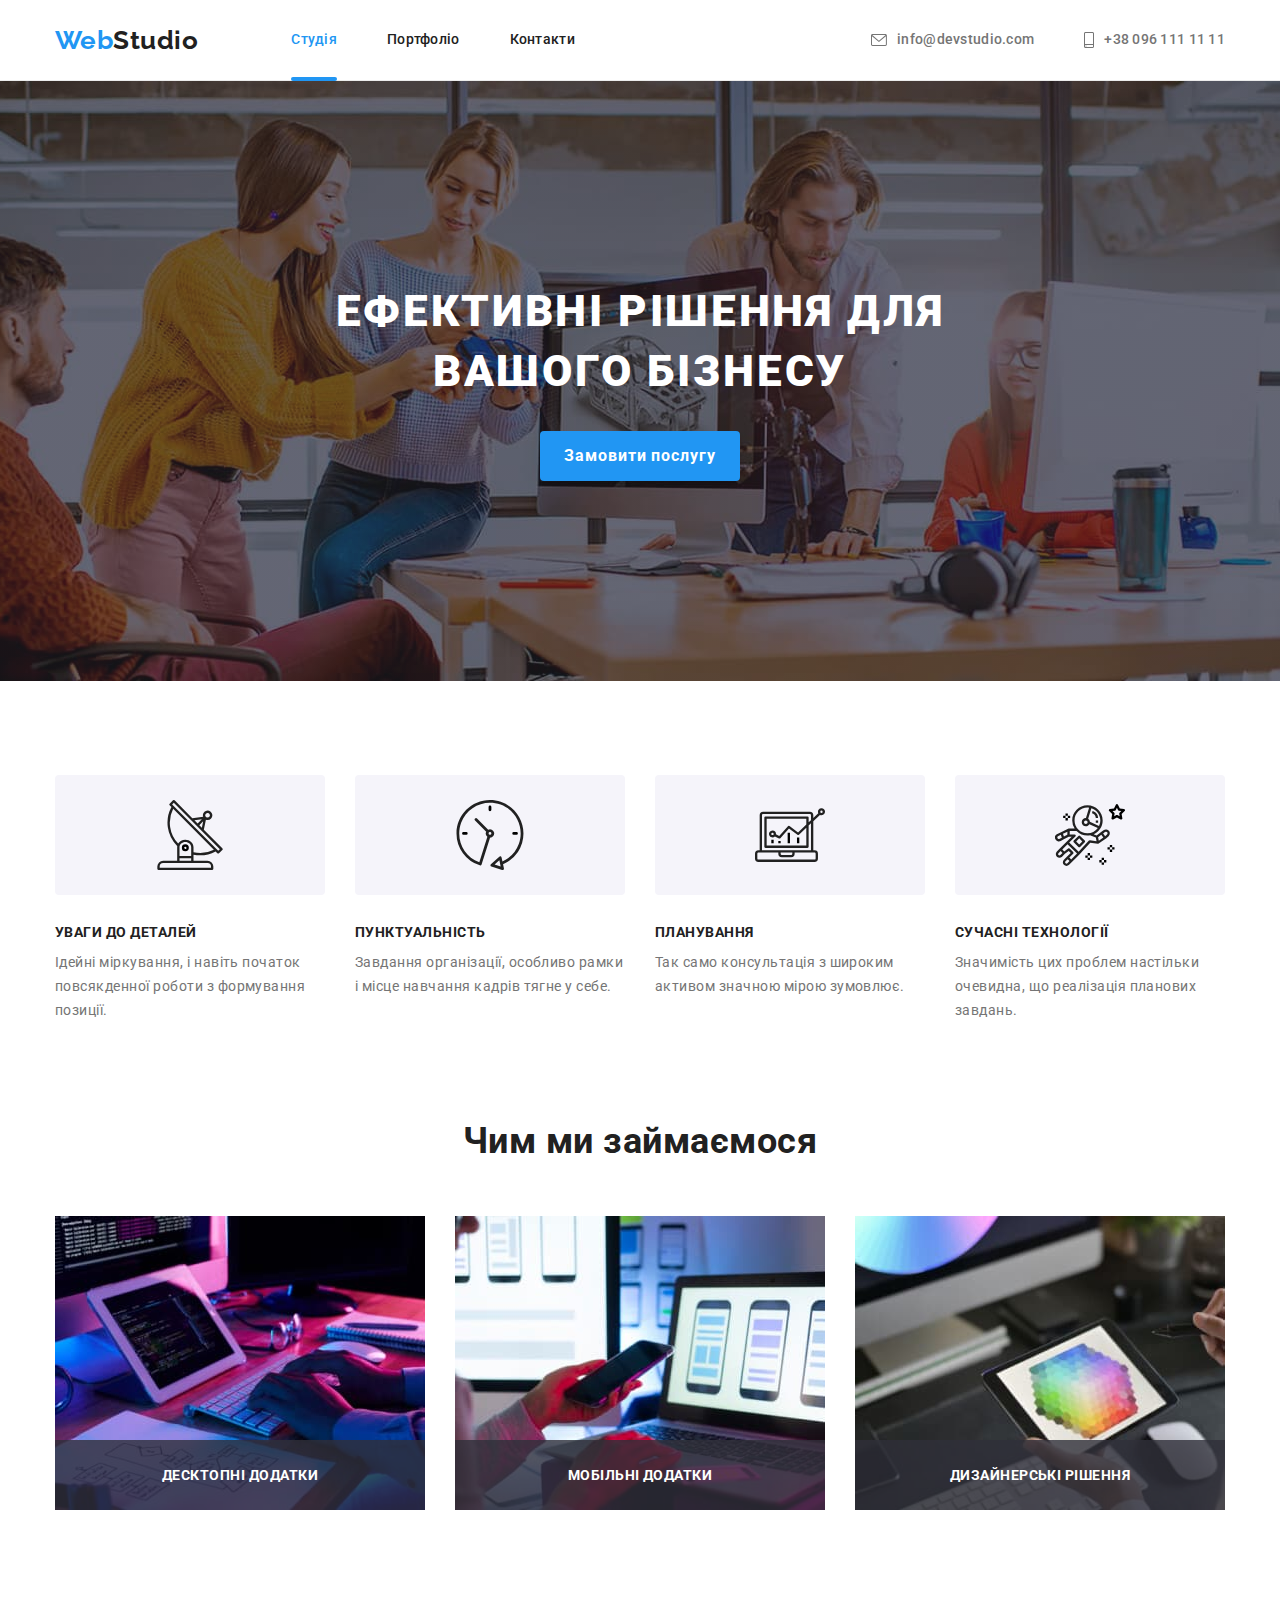
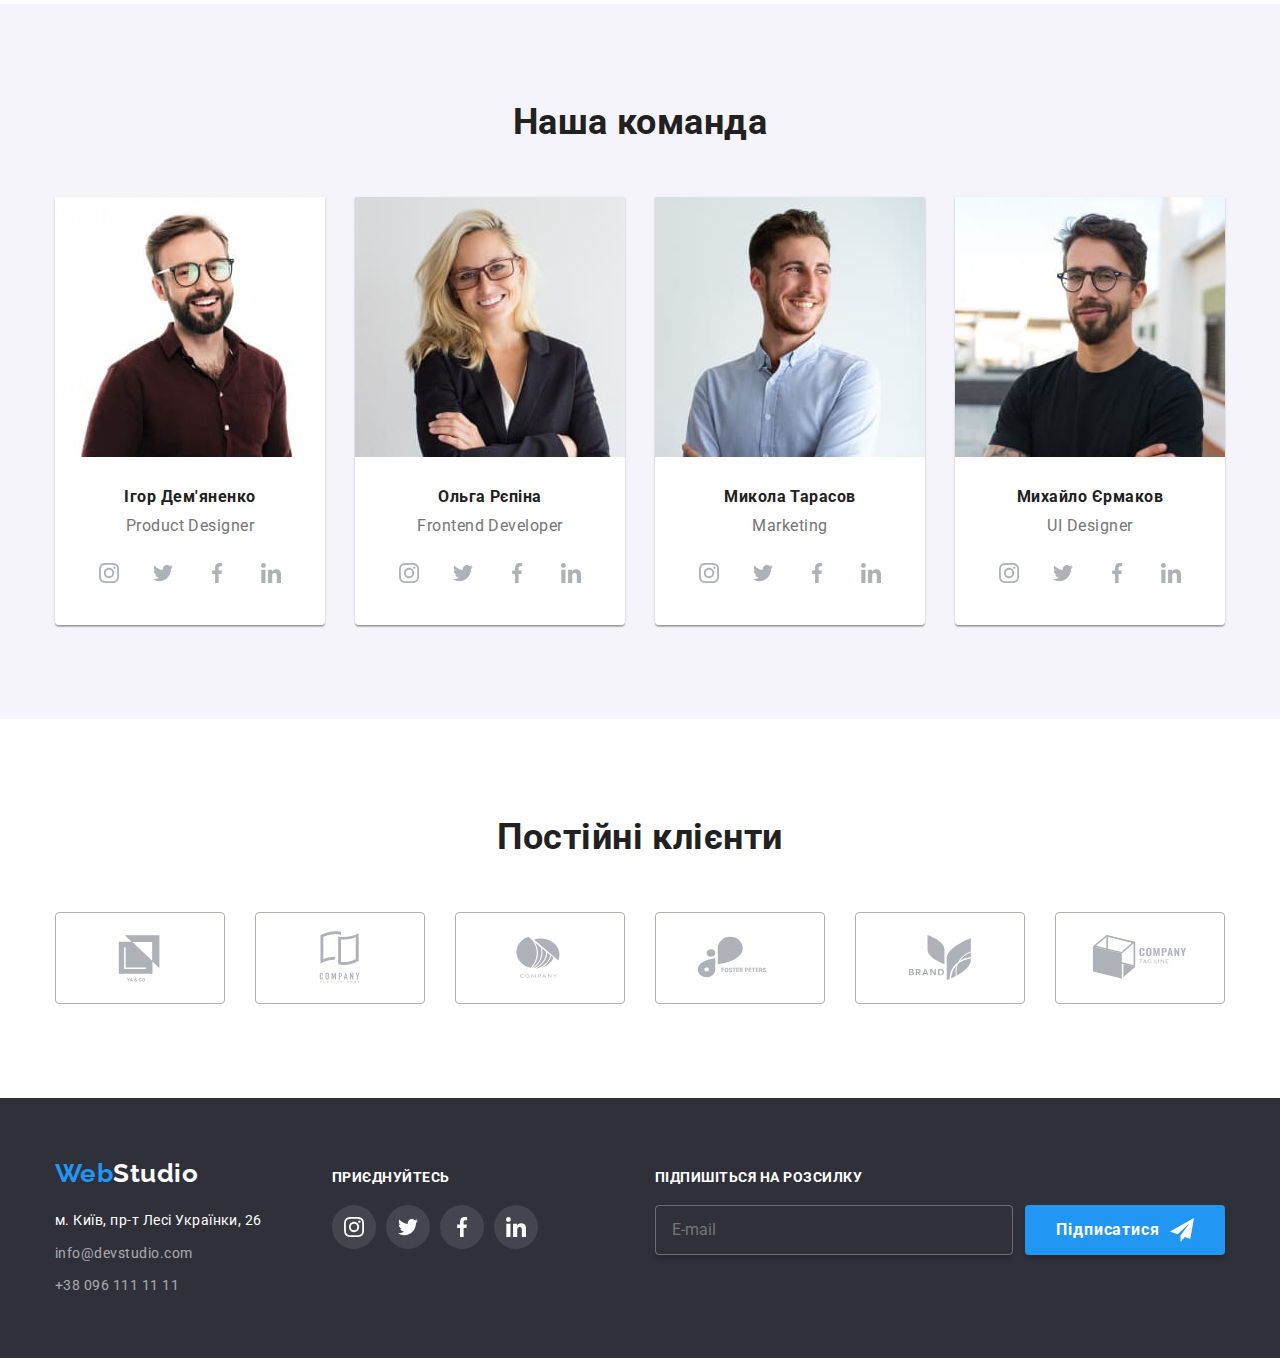
<file: index.html>
<!DOCTYPE html>
<html lang="uk">

<head>
  <meta charset="UTF-8" />
  <meta http-equiv="X-UA-Compatible" content="IE=edge" />
  <meta name="viewport" content="width=device-width, initial-scale=1.0" />
  <title>Домашнє завдання 7</title>
  <link href="https://fonts.googleapis.com/css2?family=Raleway:wght@700&family=Roboto:wght@400;500;700;900&display=swap"
    rel="stylesheet" />
  <link rel="stylesheet" href="https://cdnjs.cloudflare.com/ajax/libs/modern-normalize/1.1.0/modern-normalize.min.css">
  <link rel="stylesheet" href="./css/main.min.css" />
</head>

<body>
  <header class="header">
    <div class="container header__container">
      <nav class="header-navigation">
        <a class="logo header-logo" href="./index.html">
          Web<span class="logo__second-word">Studio</span>
        </a>
        <ul class="header-menu">
          <li class="header-menu__item">
            <a class="header-link current" href="./index.html" class="current">Студія</a>
          </li>
          <li class="header-menu__item">
            <a class="header-link" href="./portfolio.html">Портфоліо</a>
          </li>
          <li class="header-menu__item">
            <a class="header-link" href="#">Контакти</a>
          </li>
        </ul>
      </nav>
      <ul class="header-contacts">
        <li class="header-contacts__item">
          <a href="mailto:info@devstudio.com" class="header-link">
            <svg width="16" height="12" class="header-link__icon">
              <use href="./images/icons.svg#icon-email"></use>
            </svg>
            info@devstudio.com
          </a>
        </li>
        <li class="header-contacts__item">
          <a class="header-link" href="tel:+380961111111">
            <svg width="10" height="16" class="header-link__icon">
              <use href="./images/icons.svg#icon-smartphone"></use>
            </svg>
            +38 096 111 11 11
          </a>
        </li>
      </ul>
    </div>
  </header>

  <main>
    <section class="section banner">
      <div class="container">
        <h1 class="banner__title">Ефективні рішення для вашого бізнесу</h1>
        <button class="btn banner__btn" type="button" data-modal-open>Замовити послугу</button>
      </div>
    </section>
    <section class="section advantages">
      <div class="container">
        <!-- Заголовок прихований -->
        <h2 class="visually-hidden">Переваги</h2>
        <ul class="advantages-list">
          <li class="advantage">
            <div class="advantage__icon-wrapper">
              <svg width="70" height="70">
                <use href="./images/icons.svg#icon-advantage1"></use>
              </svg>
            </div>
            <h3 class="advantage__title">Уваги до деталей</h3>
            <p class="advantage__text">
              Ідейні міркування, і навіть початок повсякденної роботи з
              формування позиції.
            </p>
          </li>
          <li class="advantage">
            <div class="advantage__icon-wrapper">
              <svg width="70" height="70">
                <use href="./images/icons.svg#icon-advantage2"></use>
              </svg>
            </div>
            <h3 class="advantage__title">Пунктуальність</h3>
            <p class="advantage__text">
              Завдання організації, особливо рамки і місце навчання кадрів тягне
              у себе.
            </p>
          </li>
          <li class="advantage">
            <div class="advantage__icon-wrapper">
              <svg width="70" height="70">
                <use href="./images/icons.svg#icon-advantage3"></use>
              </svg>
            </div>
            <h3 class="advantage__title">Планування</h3>
            <p class="advantage__text">
              Так само консультація з широким активом значною мірою зумовлює.
            </p>
          </li>
          <li class="advantage">
            <div class="advantage__icon-wrapper">
              <svg width="70" height="70">
                <use href="./images/icons.svg#icon-advantage4"></use>
              </svg>
            </div>
            <h3 class="advantage__title">Сучасні технології</h3>
            <p class="advantage__text">
              Значимість цих проблем настільки очевидна, що реалізація планових
              завдань.
            </p>
          </li>
        </ul>
      </div>
    </section>
    <section class="section">
      <div class="container">
        <h2 class="title">Чим ми займаємося</h2>
        <ul class="what-we-do">
          <li class="what-we-do__item">
            <img src="./images/image1.jpg" alt="Планшет на клавіатура" width="370" />
            <p class="what-we-do__text">Десктопні додатки</p>
          </li>
          <li class="what-we-do__item">
            <img src="./images/image2.jpg" alt="Ноутбук та телефон" width="370" />
            <p class="what-we-do__text">Мобільні додатки</p>
          </li>
          <li class="what-we-do__item">
            <img src="./images/image3.jpg" alt="Графічний планшет" width="370" />
            <p class="what-we-do__text">Дизайнерські рішення</p>
          </li>
        </ul>
      </div>
    </section>
    <section class="section team">
      <div class="container">
        <h2 class="title">Наша команда</h2>
        <ul class="team__list">
          <li class="team-member">
            <img src="./images/team-member1.jpg" alt="Фото Ігора Дем'яненка" width="270" />
            <div class="team-member__description">
              <h3 class="team-member__title">Ігор Дем'яненко</h3>
              <p class="team-member__text">Product Designer</p>
              <ul class="socials">
                <li class="socials__item">
                  <a href="#" class="socials__link">
                    <svg width="20" height="20" class="socials__icon">
                      <use href="./images/icons.svg#icon-instagram"></use>
                    </svg>
                  </a>
                </li>
                <li class="socials__item">
                  <a href="#" class="socials__link">
                    <svg width="20" height="20" class="socials__icon">
                      <use href="./images/icons.svg#icon-twitter"></use>
                    </svg>
                  </a>
                </li>
                <li class="socials__item">
                  <a href="#" class="socials__link">
                    <svg width="20" height="20" class="socials__icon">
                      <use href="./images/icons.svg#icon-facebook"></use>
                    </svg>
                  </a>
                </li>
                <li class="socials__item">
                  <a href="#" class="socials__link">
                    <svg width="20" height="20" class="socials__icon">
                      <use href="./images/icons.svg#icon-linkedin"></use>
                    </svg>
                  </a>
                </li>
              </ul>
            </div>
          </li>
          <li class="team-member">
            <img src="./images/team-member2.jpg" alt="Фото Ольги Рєпіної" width="270" />
            <div class="team-member__description">
              <h3 class="team-member__title">Ольга Рєпіна</h3>
              <p class="team-member__text">Frontend Developer</p>
              <ul class="socials">
                <li class="socials__item">
                  <a href="#" class="socials__link">
                    <svg width="20" height="20" class="socials__icon">
                      <use href="./images/icons.svg#icon-instagram"></use>
                    </svg>
                  </a>
                </li>
                <li class="socials__item">
                  <a href="#" class="socials__link">
                    <svg width="20" height="20" class="socials__icon">
                      <use href="./images/icons.svg#icon-twitter"></use>
                    </svg>
                  </a>
                </li>
                <li class="socials__item">
                  <a href="#" class="socials__link">
                    <svg width="20" height="20" class="socials__icon">
                      <use href="./images/icons.svg#icon-facebook"></use>
                    </svg>
                  </a>
                </li>
                <li class="socials__item">
                  <a href="#" class="socials__link">
                    <svg width="20" height="20" class="socials__icon">
                      <use href="./images/icons.svg#icon-linkedin"></use>
                    </svg>
                  </a>
                </li>
              </ul>
            </div>
          </li>
          <li class="team-member">
            <img src="./images/team-member3.jpg" alt="Фото Миколи Тарасова" width="270" />
            <div class="team-member__description">
              <h3 class="team-member__title">Микола Тарасов</h3>
              <p class="team-member__text">Marketing</p>
              <ul class="socials">
                <li class="socials__item">
                  <a href="#" class="socials__link">
                    <svg width="20" height="20" class="socials__icon">
                      <use href="./images/icons.svg#icon-instagram"></use>
                    </svg>
                  </a>
                </li>
                <li class="socials__item">
                  <a href="#" class="socials__link">
                    <svg width="20" height="20" class="socials__icon">
                      <use href="./images/icons.svg#icon-twitter"></use>
                    </svg>
                  </a>
                </li>
                <li class="socials__item">
                  <a href="#" class="socials__link">
                    <svg width="20" height="20" class="socials__icon">
                      <use href="./images/icons.svg#icon-facebook"></use>
                    </svg>
                  </a>
                </li>
                <li class="socials__item">
                  <a href="#" class="socials__link">
                    <svg width="20" height="20" class="socials__icon">
                      <use href="./images/icons.svg#icon-linkedin"></use>
                    </svg>
                  </a>
                </li>
              </ul>
            </div>
          </li>
          <li class="team-member">
            <img src="./images/team-member4.jpg" alt="Фото Михайла Єрмакова" width="270" />
            <div class="team-member__description">
              <h3 class="team-member__title">Михайло Єрмаков</h3>
              <p class="team-member__text">UI Designer</p>
              <ul class="socials">
                <li class="socials__item">
                  <a href="#" class="socials__link">
                    <svg width="20" height="20" class="socials__icon">
                      <use href="./images/icons.svg#icon-instagram"></use>
                    </svg>
                  </a>
                </li>
                <li class="socials__item">
                  <a href="#" class="socials__link">
                    <svg width="20" height="20" class="socials__icon">
                      <use href="./images/icons.svg#icon-twitter"></use>
                    </svg>
                  </a>
                </li>
                <li class="socials__item">
                  <a href="#" class="socials__link">
                    <svg width="20" height="20" class="socials__icon">
                      <use href="./images/icons.svg#icon-facebook"></use>
                    </svg>
                  </a>
                </li>
                <li class="socials__item">
                  <a href="#" class="socials__link">
                    <svg width="20" height="20" class="socials__icon">
                      <use href="./images/icons.svg#icon-linkedin"></use>
                    </svg>
                  </a>
                </li>
              </ul>
            </div>
          </li>
        </ul>
      </div>
    </section>
    <section class="section cleints">
      <div class="container">
        <h2 class="title">Постійні клієнти</h2>
        <ul class="cleints-list">
          <li class="client">
            <a href="#" class="client__link">
              <svg width="106" height="60" class="socials__icon">
                <use href="./images/icons.svg#icon-client1"></use>
              </svg>
            </a>
          </li>
          <li class="client">
            <a href="#" class="client__link">
              <svg width="106" height="60" class="socials__icon">
                <use href="./images/icons.svg#icon-client2"></use>
              </svg>
            </a>
          </li>
          <li class="client">
            <a href="#" class="client__link">
              <svg width="106" height="60" class="socials__icon">
                <use href="./images/icons.svg#icon-client3"></use>
              </svg>
            </a>
          </li>
          <li class="client">
            <a href="#" class="client__link">
              <svg width="106" height="60" class="socials__icon">
                <use href="./images/icons.svg#icon-client4"></use>
              </svg>
            </a>
          </li>
          <li class="client">
            <a href="#" class="client__link">
              <svg width="106" height="60" class="socials__icon">
                <use href="./images/icons.svg#icon-client5"></use>
              </svg>
            </a>
          </li>
          <li class="client">
            <a href="#" class="client__link">
              <svg width="106" height="60" class="socials__icon">
                <use href="./images/icons.svg#icon-client6"></use>
              </svg>
            </a>
          </li>
        </ul>
      </div>
    </section>
  </main>

  <footer class="footer">
    <div class="container footer__container">
      <div class="footer--left">
        <div class="footer__contacts">
          <a class="logo footer-logo" href="./index.html">
            Web<span class="logo__second-word">Studio</span>
          </a>
          <address class="address">
            <ul>
              <li class="address__item">
                <a class="address__link location" href="https://goo.gl/maps/NCsW3eBSBvnezCYj6" target="_blank"
                  rel="noopener noreferrer nofollow">м. Київ, пр-т Лесі Українки,
                  26</a>
              </li>
              <li class="address__item">
                <a class="address__link" href="mailto:info@devstudio.com">info@devstudio.com</a>
              </li>
              <li class="address__item">
                <a class="address__link" href="tel:+380961111111">+38 096 111 11 11</a>
              </li>
            </ul>
          </address>
        </div>
        <div class="join-us">
          <p class="footer__title">Приєднуйтесь</p>
          <ul class="socials">
            <li class="socials__item">
              <a href="#" class="socials__link">
                <svg width="20" height="20" class="socials__icon">
                  <use href="./images/icons.svg#icon-instagram"></use>
                </svg>
              </a>
            </li>
            <li class="socials__item">
              <a href="#" class="socials__link">
                <svg width="20" height="20" class="socials__icon">
                  <use href="./images/icons.svg#icon-twitter"></use>
                </svg>
              </a>
            </li>
            <li class="socials__item">
              <a href="#" class="socials__link">
                <svg width="20" height="20" class="socials__icon">
                  <use href="./images/icons.svg#icon-facebook"></use>
                </svg>
              </a>
            </li>
            <li class="socials__item">
              <a href="#" class="socials__link">
                <svg width="20" height="20" class="socials__icon">
                  <use href="./images/icons.svg#icon-linkedin"></use>
                </svg>
              </a>
            </li>
          </ul>
        </div>
      </div>
      <div class="subscribe">
        <p class="footer__title">Підпишіться на розсилку</p>
        <form class="footer-form" action="">
          <label class="footer-form__label" for="email">
            <input class="footer-form__input" type="email" name="email" placeholder="E-mail" required>
          </label>
          <button class="btn" type="submit">
            Підписатися
            <svg width="24" height="24" class="btn-icon">
              <use href="./images/icons.svg#icon-send"></use>
            </svg>
          </button>
        </form>
      </div>
    </div>
  </footer>

  <!-- Модальне вікно -->
  <div class="backdrop is-hidden" data-modal>
    <div class="modal">
      <button class="modal-close-btn" type="button" data-modal-close>
        <svg class="modal-close-icon" width="11" height="11">
          <use href="./images/icons.svg#icon-close"></use>
        </svg>
      </button>
      <strong class="modal__title">Залиште свої дані, ми вам передзвонимо</strong>
      <form action="" class="modal__form">
        <label for="user-name" class="modal__label">
          Ім'я
          <span class="modal__input-wrapper">
            <input class="modal__input" type="text" name="user-name" id="user-name" required>
            <svg width="18" height="18" class="modal-icon">
              <use href="./images/icons.svg#icon-modal-person"></use>
            </svg>
          </span>
        </label>
        <label for="user-phone" class="modal__label">
          Телефон
          <span class="modal__input-wrapper">
            <input class="modal__input" type="text" name="user-phone" id="user-phone" required>
            <svg width="18" height="18" class="modal-icon">
              <use href="./images/icons.svg#icon-modal-phone"></use>
            </svg>
          </span>
        </label>
        <label for="user-mail" class="modal__label">
          Пошта
          <span class="modal__input-wrapper">
            <input class="modal__input" type="text" name="user-mail" id="user-mail" required>
            <svg width="18" height="18" class="modal-icon">
              <use href="./images/icons.svg#icon-modal-mail"></use>
            </svg>
          </span>
        </label>
        <label for="user-message" class="modal__label">
          Коментар
          <span class="modal__input-wrapper">
            <textarea class="modal__input modal-textarea" name="user-message" id="user-message"
              placeholder="Введіть текст" required></textarea>
          </span>
        </label>
        <label for="checkbox" class="checkbox">
          <input class="checkbox__input" type="checkbox" id="checkbox" name="checkbox" checked required>
          <div class="checkbox__custom-box">
            <svg width="11" height="8">
              <use href="./images/icons.svg#icon-check"></use>
            </svg>
          </div>
          <span class="checkbox__text">
            Погоджуюся з розсилкою та приймаю <a href="#">Умови договору</a>
          </span>
        </label>
        <button type="submit" class="btn modal-btn">Відправити</button>
      </form>
    </div>
  </div>

  <!-- Скрипти -->
  <script src="./modal.js"></script>
</body>

</html>
</file>
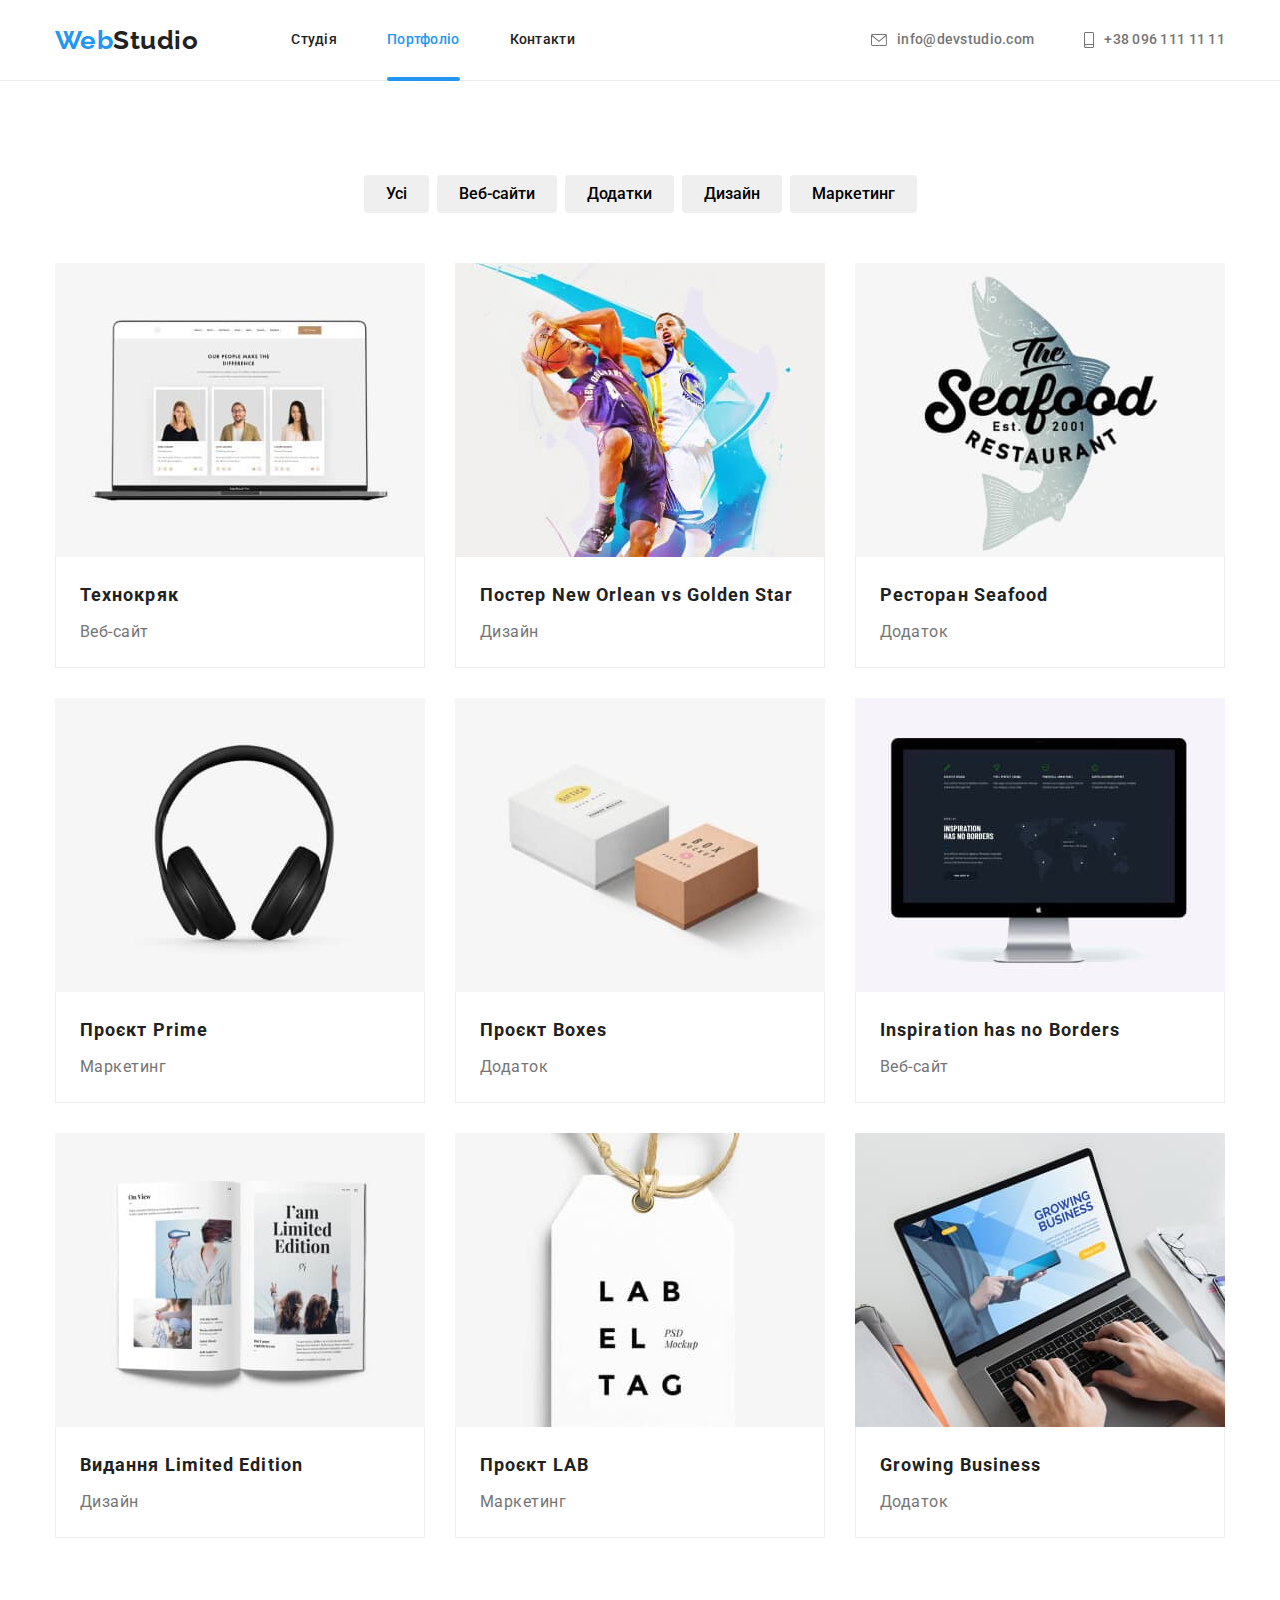
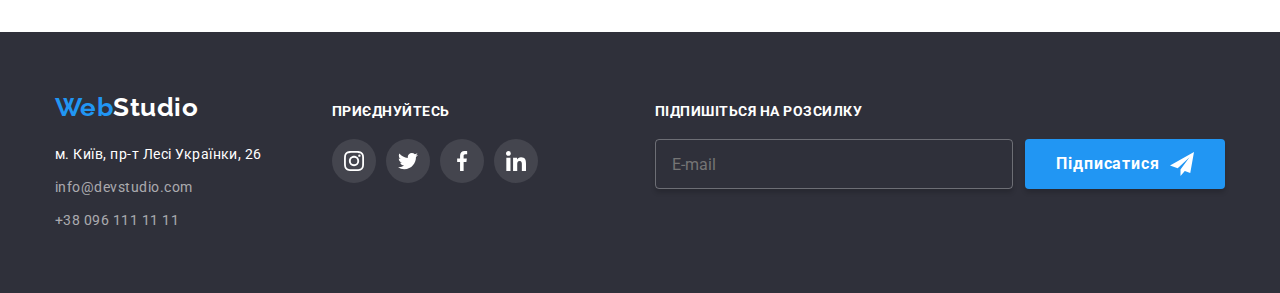
<file: portfolio.html>
<!DOCTYPE html>
<html lang="uk">

<head>
  <meta charset="UTF-8" />
  <meta http-equiv="X-UA-Compatible" content="IE=edge" />
  <meta name="viewport" content="width=device-width, initial-scale=1.0" />
  <title>Портфоліо</title>
  <link href="https://fonts.googleapis.com/css2?family=Raleway:wght@700&family=Roboto:wght@400;500;700;900&display=swap"
    rel="stylesheet" />
  <link rel="stylesheet" href="https://cdnjs.cloudflare.com/ajax/libs/modern-normalize/1.1.0/modern-normalize.min.css">
  <link rel="stylesheet" href="./css/main.min.css" />
</head>

<body>
  <header class="header">
    <div class="container header__container">
      <nav class="header-navigation">
        <a class="logo header-logo" href="./index.html">
          Web<span class="logo__second-word">Studio</span>
        </a>
        <ul class="header-menu">
          <li class="header-menu__item">
            <a class="header-link" href="./index.html" class="current">Студія</a>
          </li>
          <li class="header-menu__item">
            <a class="header-link current" href="./portfolio.html">Портфоліо</a>
          </li>
          <li class="header-menu__item">
            <a class="header-link" href="#">Контакти</a>
          </li>
        </ul>
      </nav>
      <ul class="header-contacts">
        <li class="header-contacts__item">
          <a href="mailto:info@devstudio.com" class="header-link">
            <svg width="16" height="12" class="header-link__icon">
              <use href="./images/icons.svg#icon-email"></use>
            </svg>
            info@devstudio.com
          </a>
        </li>
        <li class="header-contacts__item">
          <a class="header-link" href="tel:+380961111111">
            <svg width="10" height="16" class="header-link__icon">
              <use href="./images/icons.svg#icon-smartphone"></use>
            </svg>
            +38 096 111 11 11
          </a>
        </li>
      </ul>
    </div>
  </header>

  <main>
    <section class="section portfolio">
      <div class="container">
        <!-- Заголовоки приховані -->
        <h1 class="visually-hidden">Портфоліо</h1>
        <ul class="filter">
          <li class="filter__item">
            <button class="filter__button" type="button">Усі</button>
          </li>
          <li class="filter__item">
            <button class="filter__button" type="button">Веб-сайти</button>
          </li>
          <li class="filter__item">
            <button class="filter__button" type="button">Додатки</button>
          </li>
          <li class="filter__item">
            <button class="filter__button" type="button">Дизайн</button>
          </li>
          <li class="filter__item">
            <button class="filter__button" type="button">Маркетинг</button>
          </li>
        </ul>
        <ul class="projects">
          <li class="project">
            <a class="project-link" href="#" target="_blank">
              <div class="project__image-container">
                <img src="./images/project1.jpg" alt="Ноутбук" width="370">
                <p class="project__info">
                  Ресурс пропонує комплексні пропозиції з різним рівнем функціоналу та сервісів. Все це дозволить
                  відвідувачу отримати
                  вичерпні відомості про компанію чи приватну особу.
                </p>
              </div>
              <div class="project__text-container">
                <h2 class="project__title">Технокряк</h2>
                <p class="project__text">Веб-сайт</p>
              </div>
            </a>
          </li>
          <li class="project">
            <a class="project-link" href="#" target="_blank" rel="nofollow noopener noreferrer">
              <div class="project__image-container">
                <img src="./images/project2.jpg" alt="Гра в бастекбол" width="370">
                <p class="project__info">
                  Lorem ipsum dolor sit amet consectetur, adipisicing elit. Pariatur doloribus autem quam laboriosam,
                  nisi voluptatibus placeat ratione porro. Commodi a hic provident animi corporis atque qui!
                </p>
              </div>
              <div class="project__text-container">
                <h2 class="project__title">Постер New Orlean vs Golden Star</h2>
                <p class="project__text">Дизайн</p>
              </div>
            </a>
          </li>
          <li class="project">
            <a class="project-link" href="#" target="_blank" rel="nofollow noopener noreferrer">
              <div class="project__image-container">
                <img src="./images/project3.jpg" alt="Риба" width="370">
                <p class="project__info">
                  Lorem ipsum dolor sit amet consectetur, adipisicing elit. Pariatur doloribus autem quam laboriosam,
                  nisi voluptatibus placeat ratione porro. Commodi a hic provident animi corporis atque qui!
                </p>
              </div>
              <div class="project__text-container">
                <h2 class="project__title">Ресторан Seafood</h2>
                <p class="project__text">Додаток</p>
              </div>
            </a>
          </li>
          <li class="project">
            <a class="project-link" href="#" target="_blank" rel="nofollow noopener noreferrer">
              <div class="project__image-container">
                <img src="./images/project4.jpg" alt="Нaвушники" width="370">
                <p class="project__info">
                  Lorem ipsum dolor sit amet consectetur, adipisicing elit. Pariatur doloribus autem quam laboriosam,
                  nisi voluptatibus placeat ratione porro. Commodi a hic provident animi corporis atque qui!
                </p>
              </div>
              <div class="project__text-container">
                <h2 class="project__title">Проєкт Prime</h2>
                <p class="project__text">Маркетинг</p>
              </div>
            </a>
          </li>
          <li class="project">
            <a class="project-link" href="#" target="_blank" rel="nofollow noopener noreferrer">
              <div class="project__image-container">
                <img src="./images/project5.jpg" alt="Коробки" width="370">
                <p class="project__info">
                  Lorem ipsum dolor sit amet consectetur, adipisicing elit. Pariatur doloribus autem quam laboriosam,
                  nisi voluptatibus placeat ratione porro. Commodi a hic provident animi corporis atque qui!
                </p>
              </div>
              <div class="project__text-container">
                <h2 class="project__title">Проєкт Boxes</h2>
                <p class="project__text">Додаток</p>
              </div>
            </a>
          </li>
          <li class="project">
            <a class="project-link" href="#" target="_blank" rel="nofollow noopener noreferrer">
              <div class="project__image-container">
                <img src="./images/project6.jpg" alt="Монітор" width="370">
                <p class="project__info">
                  Lorem ipsum dolor sit amet consectetur, adipisicing elit. Pariatur doloribus autem quam laboriosam,
                  nisi voluptatibus placeat ratione porro. Commodi a hic provident animi corporis atque qui!
                </p>
              </div>
              <div class="project__text-container">
                <h2 class="project__title">Inspiration has no Borders</h2>
                <p class="project__text">Веб-сайт</p>
              </div>
            </a>
          </li>
          <li class="project">
            <a class="project-link" href="#" target="_blank" rel="nofollow noopener noreferrer">
              <div class="project__image-container">
                <img src="./images/project7.jpg" alt="Книга" width="370">
                <p class="project__info">
                  Lorem ipsum dolor sit amet consectetur, adipisicing elit. Pariatur doloribus autem quam laboriosam,
                  nisi voluptatibus placeat ratione porro. Commodi a hic provident animi corporis atque qui!
                </p>
              </div>
              <div class="project__text-container">
                <h2 class="project__title">Видання Limited Edition</h2>
                <p class="project__text">Дизайн</p>
              </div>
            </a>
          </li>
          <li class="project">
            <a class="project-link" href="#" target="_blank" rel="nofollow noopener noreferrer">
              <div class="project__image-container">
                <img src="./images/project8.jpg" alt="Мокап" width="370">
                <p class="project__info">
                  Lorem ipsum dolor sit amet consectetur, adipisicing elit. Pariatur doloribus autem quam laboriosam,
                  nisi voluptatibus placeat ratione porro. Commodi a hic provident animi corporis atque qui!
                </p>
              </div>
              <div class="project__text-container">
                <h2 class="project__title">Проєкт LAB</h2>
                <p class="project__text">Маркетинг</p>
              </div>
            </a>
          </li>
          <li class="project">
            <a class="project-link" href="#" target="_blank" rel="nofollow noopener noreferrer">
              <div class="project__image-container">
                <img src="./images/project9.jpg" alt="Розробка сайту" width="370">
                <p class="project__info">
                  Lorem ipsum dolor sit amet consectetur, adipisicing elit. Pariatur doloribus autem quam laboriosam,
                  nisi voluptatibus placeat ratione porro. Commodi a hic provident animi corporis atque qui!
                </p>
              </div>
              <div class="project__text-container">
                <h2 class="project__title">Growing Business</h2>
                <p class="project__text">Додаток</p>
              </div>
            </a>
          </li>
        </ul>
      </div>
    </section>
  </main>

  <footer class="footer">
    <div class="container footer__container">
      <div class="footer--left">
        <div class="footer__contacts">
          <a class="logo footer-logo" href="./index.html">
            Web<span class="logo__second-word">Studio</span>
          </a>
          <address class="address">
            <ul>
              <li class="address__item">
                <a class="address__link location" href="https://goo.gl/maps/NCsW3eBSBvnezCYj6" target="_blank"
                  rel="noopener noreferrer nofollow">м. Київ, пр-т Лесі Українки,
                  26</a>
              </li>
              <li class="address__item">
                <a class="address__link" href="mailto:info@devstudio.com">info@devstudio.com</a>
              </li>
              <li class="address__item">
                <a class="address__link" href="tel:+380961111111">+38 096 111 11 11</a>
              </li>
            </ul>
          </address>
        </div>
        <div class="join-us">
          <p class="footer__title">Приєднуйтесь</p>
          <ul class="socials">
            <li class="socials__item">
              <a href="#" class="socials__link">
                <svg width="20" height="20" class="socials__icon">
                  <use href="./images/icons.svg#icon-instagram"></use>
                </svg>
              </a>
            </li>
            <li class="socials__item">
              <a href="#" class="socials__link">
                <svg width="20" height="20" class="socials__icon">
                  <use href="./images/icons.svg#icon-twitter"></use>
                </svg>
              </a>
            </li>
            <li class="socials__item">
              <a href="#" class="socials__link">
                <svg width="20" height="20" class="socials__icon">
                  <use href="./images/icons.svg#icon-facebook"></use>
                </svg>
              </a>
            </li>
            <li class="socials__item">
              <a href="#" class="socials__link">
                <svg width="20" height="20" class="socials__icon">
                  <use href="./images/icons.svg#icon-linkedin"></use>
                </svg>
              </a>
            </li>
          </ul>
        </div>
      </div>
      <div class="subscribe">
        <p class="footer__title">Підпишіться на розсилку</p>
        <form class="footer-form" action="">
          <label class="footer-form__label" for="email">
            <input class="footer-form__input" type="email" name="email" placeholder="E-mail" required>
          </label>
          <button class="btn" type="submit">
            Підписатися
            <svg width="24" height="24" class="btn-icon">
              <use href="./images/icons.svg#icon-send"></use>
            </svg>
          </button>
        </form>
      </div>
    </div>
  </footer>
</body>

</html>
</file>
<file: css/main.min.css>
*{margin:0;padding:0;box-sizing:border-box}body{font-family:"Roboto",sans-serif;color:#212121;letter-spacing:.03em;background-color:#fff}body.no-scroll{overflow:hidden}ul{list-style:none}a{text-decoration:none;color:inherit}img{display:block;max-width:100%;height:auto}button{cursor:pointer;font-family:inherit}.section{padding:94px 0}.container{max-width:1200px;padding:0 15px;margin:0 auto}.logo{display:block;font-family:"Raleway",sans-serif;font-weight:700;font-size:26px;line-height:1.19;color:#2196f3}.btn{display:flex;align-items:center;justify-content:center;width:200px;height:50px;padding:10px;font-weight:700;font-size:16px;line-height:1.875;letter-spacing:.06em;color:#fff;background-color:#2196f3;border-radius:4px;border:none;outline:none;box-shadow:0px 4px 4px rgba(0,0,0,.15);transition:background-color 250ms cubic-bezier(0.4, 0, 0.2, 1)}.btn:hover,.btn:focus{background-color:#188ce8}.btn-icon{margin-left:10px}.visually-hidden{position:absolute;white-space:nowrap;width:1px;height:1px;overflow:hidden;border:0;padding:0;clip:rect(0 0 0 0);-webkit-clip-path:inset(50%);clip-path:inset(50%);margin:-1px}.title{text-align:center;font-weight:700;font-size:36px;line-height:1.36;margin-bottom:50px}.header{border-bottom:1px solid #ececec}.header__container{display:flex;align-items:center;justify-content:space-between}.header-navigation,.header-menu,.header-contacts{display:flex;align-items:center}.header-menu__item,.header-contacts__item{margin-right:50px}.header-menu__item:last-of-type,.header-contacts__item:last-of-type{margin-right:0}.header-logo{padding:24px 0;margin-right:93px}.header-logo .logo__second-word{color:#212121}.header-contacts .header-link{color:#757575}.header-link{display:flex;align-items:center;padding:32px 0;font-weight:500;font-size:14px;line-height:1.14;letter-spacing:.02em;fill:currentColor;transition:color 250ms cubic-bezier(0.4, 0, 0.2, 1)}.header-link:hover,.header-link:focus{color:#2196f3}.header-link__icon{margin-right:10px}.current{position:relative;color:#2196f3}.current::after{content:"";display:block;position:absolute;left:0;bottom:-1px;width:100%;height:4px;border-radius:2px;background-color:#2196f3}.banner{max-width:1600px;padding:200px 0;margin:0 auto;background-image:linear-gradient(0deg, rgba(47, 48, 58, 0.4) 0%, rgba(47, 48, 58, 0.4) 100%),url("../images/banner-bg.jpg");background-size:cover;background-position:center}.banner__title{max-width:696px;color:#fff;text-transform:uppercase;text-align:center;font-weight:900;font-size:44px;line-height:60px;letter-spacing:.06em;margin:0 auto 30px auto}.banner__btn{margin:0 auto}.advantages{padding-bottom:0}.advantages-list{display:flex;justify-content:space-between}.advantage{width:calc(25% - 22.5px)}.advantage__icon-wrapper{display:flex;align-items:center;justify-content:center;height:120px;margin-bottom:30px;background-color:#f5f4fa;border-radius:4px}.advantage__title{text-transform:uppercase;font-size:14px;line-height:1.14;margin-bottom:10px}.advantage__text{color:#757575;font-size:14px;line-height:1.71}.what-we-do{display:flex;justify-content:space-between}.what-we-do__item{position:relative;width:calc(33.333% - 20px)}.what-we-do__item img{width:100%}.what-we-do__text{display:flex;align-items:center;justify-content:center;position:absolute;bottom:0;left:0;width:100%;height:70px;padding:10px;background-color:rgba(47,48,58,.8);text-align:center;text-transform:uppercase;color:#fff;font-weight:700;font-size:14px;line-height:16px}.team{background-color:#f5f4fa}.team__list{display:flex;justify-content:space-between}.team-member{width:calc(25% - 22.5px);box-shadow:0px 1px 3px rgba(0,0,0,.12),0px 1px 1px rgba(0,0,0,.14),0px 2px 1px rgba(0,0,0,.2);border-radius:0px 0px 4px 4px;overflow:hidden}.team-member__description{padding:30px;background-color:#fff}.team-member__title,.team-member__text{text-align:center;font-size:16px;line-height:1.19}.team-member__title{margin-bottom:10px}.team-member__text{color:#757575;margin-bottom:16px}.team-member img{width:100%}.socials{display:flex;justify-content:center}.socials__item{margin-right:10px}.socials__item:last-of-type{margin-right:0}.socials__link{display:flex;align-items:center;justify-content:center;width:44px;height:44px;border-radius:50%;fill:#afb1b8;transition:background-color 250ms cubic-bezier(0.4, 0, 0.2, 1),fill 250ms cubic-bezier(0.4, 0, 0.2, 1)}.socials__link:hover,.socials__link:focus{background-color:#2196f3;fill:#fff}.filter{display:flex;justify-content:center;margin-bottom:50px}.filter__item{margin-right:8px}.filter__item:last-of-type{margin-right:0}.filter__button{padding:6px 22px;font-weight:500;font-size:16px;line-height:1.62;border-radius:4px;border:none;transition:background-color 250ms cubic-bezier(0.4, 0, 0.2, 1),color 250ms cubic-bezier(0.4, 0, 0.2, 1),box-shadow 250ms cubic-bezier(0.4, 0, 0.2, 1)}.filter__button:hover,.filter__button:focus{background-color:#2196f3;color:#fff;box-shadow:0px 3px 1px rgba(0,0,0,.1),0px 1px 2px rgba(0,0,0,.08),0px 2px 2px rgba(0,0,0,.12)}.cleints-list{display:flex;justify-content:space-between}.client{width:calc(16.6666666667% - 25px);height:92px}.client__link{width:100%;height:100%;display:flex;align-items:center;justify-content:center;border:1px solid #afb1b8;border-radius:4px;fill:#afb1b8;transition:border-color 250ms cubic-bezier(0.4, 0, 0.2, 1),fill 250ms cubic-bezier(0.4, 0, 0.2, 1)}.client__link:hover,.client__link:focus{border-color:#2196f3;fill:#2196f3}.projects{display:flex;flex-wrap:wrap;justify-content:space-between;gap:30px}.project{width:calc(33.333% - 20px)}.project-link{display:block;transition:box-shadow 250ms cubic-bezier(0.4, 0, 0.2, 1)}.project-link:hover,.project-link:focus{box-shadow:0px 1px 1px rgba(0,0,0,.12),0px 4px 4px rgba(0,0,0,.06),1px 4px 6px rgba(0,0,0,.16)}.project-link:hover .project__info,.project-link:focus .project__info{transform:translateY(0);visibility:visible}.project__image-container{position:relative;overflow:hidden}.project__info{position:absolute;top:0;left:0;display:flex;align-items:center;width:100%;height:100%;padding:24px;font-size:18px;line-height:1.56;color:#fff;background-color:rgba(33,150,243,.9);transform:translateY(101%);transition:transform 250ms cubic-bezier(0.4, 0, 0.2, 1)}.project__text-container{padding:20px 24px;border-left:1px solid #eee;border-right:1px solid #eee;border-bottom:1px solid #eee}.project__title{font-weight:700;font-size:18px;line-height:2;letter-spacing:.06em;margin-bottom:4px}.project__text{font-size:16px;line-height:1.88;color:#757575}.footer{padding:60px 0;background-color:#2f303a}.footer__container{display:flex;justify-content:space-between;align-items:baseline}.footer--left{display:flex;align-items:baseline}.footer__contacts{margin-right:70px}.footer-logo{margin-bottom:20px}.footer-logo .logo__second-word{color:#fff}.address{font-style:normal}.address__item{margin-bottom:9px}.address__item:last-of-type{margin-bottom:0}.address__link{font-size:14px;line-height:1.71;color:rgba(255,255,255,.6);transition:color 250ms cubic-bezier(0.4, 0, 0.2, 1)}.address__link:hover,.address__link:focus{color:#2196f3}.location{color:#fff}.footer__title{font-weight:700;font-size:14px;color:#fff;text-transform:uppercase;margin-bottom:20px}.footer .socials__link{background-color:rgba(255,255,255,.1);fill:#fff}.footer .socials__link:hover,.footer .socials__link:focus{background-color:#2196f3}.subscribe{width:570px}.footer-form{width:100%;display:flex}.footer-form__label{display:block;flex:1;margin-right:12px}.footer-form__input{display:block;width:100%;height:50px;padding:0 16px;color:rgba(255,255,255,.6);font-size:16px;line-height:1.25;background:none;box-shadow:0px 4px 4px rgba(0,0,0,.15);border:1px solid rgba(255,255,255,.3);border-radius:4px;outline:none;transition:border-color 250ms cubic-bezier(0.4, 0, 0.2, 1)}.footer-form__input:focus{border-color:#fff}.backdrop{position:fixed;top:0;left:0;width:100%;height:100%;background-color:rgba(0,0,0,.2);opacity:1;visibility:visible;pointer-events:all;transition:opacity 250ms cubic-bezier(0.4, 0, 0.2, 1),visibility 250ms cubic-bezier(0.4, 0, 0.2, 1)}.modal{position:absolute;top:50%;left:50%;transform:translate(-50%, -50%);width:528px;padding:40px;background-color:#fff;box-shadow:0px 1px 3px rgba(0,0,0,.12),0px 1px 1px rgba(0,0,0,.14),0px 2px 1px rgba(0,0,0,.2);border-radius:4px}.modal-close-btn{position:absolute;top:8px;right:8px;display:flex;justify-content:center;align-items:center;width:30px;height:30px;background-color:#fff;border:1px solid rgba(0,0,0,.1);border-radius:50%;cursor:pointer;transition:color 250ms cubic-bezier(0.4, 0, 0.2, 1)}.modal-close-btn:hover{color:#2196f3}.modal-close-icon{fill:currentColor}.modal__title{display:block;text-align:center;font-size:20px;line-height:1.15;margin-bottom:12px}.modal__form,.modal__label,.modal__label-title,.modal__input,.modal-icon{display:block}.modal__label{font-size:12px;line-height:1.16;letter-spacing:.01em;color:#757575;margin-bottom:10px}.modal__input-wrapper{position:relative;display:block;margin-top:4px}.modal__input{width:100%;padding:12px 16px 12px 42px;font-size:12px;line-height:1.16;letter-spacing:.01em;border:1px solid rgba(33,33,33,.2);border-radius:4px;outline:none;transition:border-color 250ms cubic-bezier(0.4, 0, 0.2, 1)}.modal-icon{position:absolute;left:12px;top:50%;transform:translateY(-50%);transition:fill 250ms cubic-bezier(0.4, 0, 0.2, 1)}.modal__input:focus{border-color:#2196f3}.modal__input:focus+.modal-icon{fill:#2196f3}.modal-textarea{height:120px;padding:12px 16px;resize:none}.modal-btn{margin:0 auto}.checkbox{display:flex;align-items:center;padding-left:12px;margin:20px 0 30px 0}.checkbox__input{appearance:none;-webkit-appearance:none;-moz-appearance:none}.checkbox__input:checked+.checkbox__custom-box{background:#2196f3;border-color:rgba(0,0,0,0)}.checkbox__custom-box{display:flex;align-items:center;justify-content:center;width:16px;height:15px;margin-right:8px;border:1.5px solid #212121;border-radius:2px;cursor:pointer;transition:background 250ms cubic-bezier(0.4, 0, 0.2, 1),border-color 250ms cubic-bezier(0.4, 0, 0.2, 1)}.checkbox__custom-box:hover{border-color:#2196f3}.checkbox__text{color:#757575;font-size:14px;line-height:1.71}.checkbox__text a{position:relative;color:#2196f3}.checkbox__text a:hover:after,.checkbox__text a:focus:after{opacity:0}.checkbox__text a:after{content:"";position:absolute;bottom:1px;left:0;width:100%;height:1px;background-color:#2196f3;transition:opacity 250ms cubic-bezier(0.4, 0, 0.2, 1)}.is-hidden{opacity:0;visibility:hidden;pointer-events:none}/*# sourceMappingURL=main.min.css.map */
</file>
